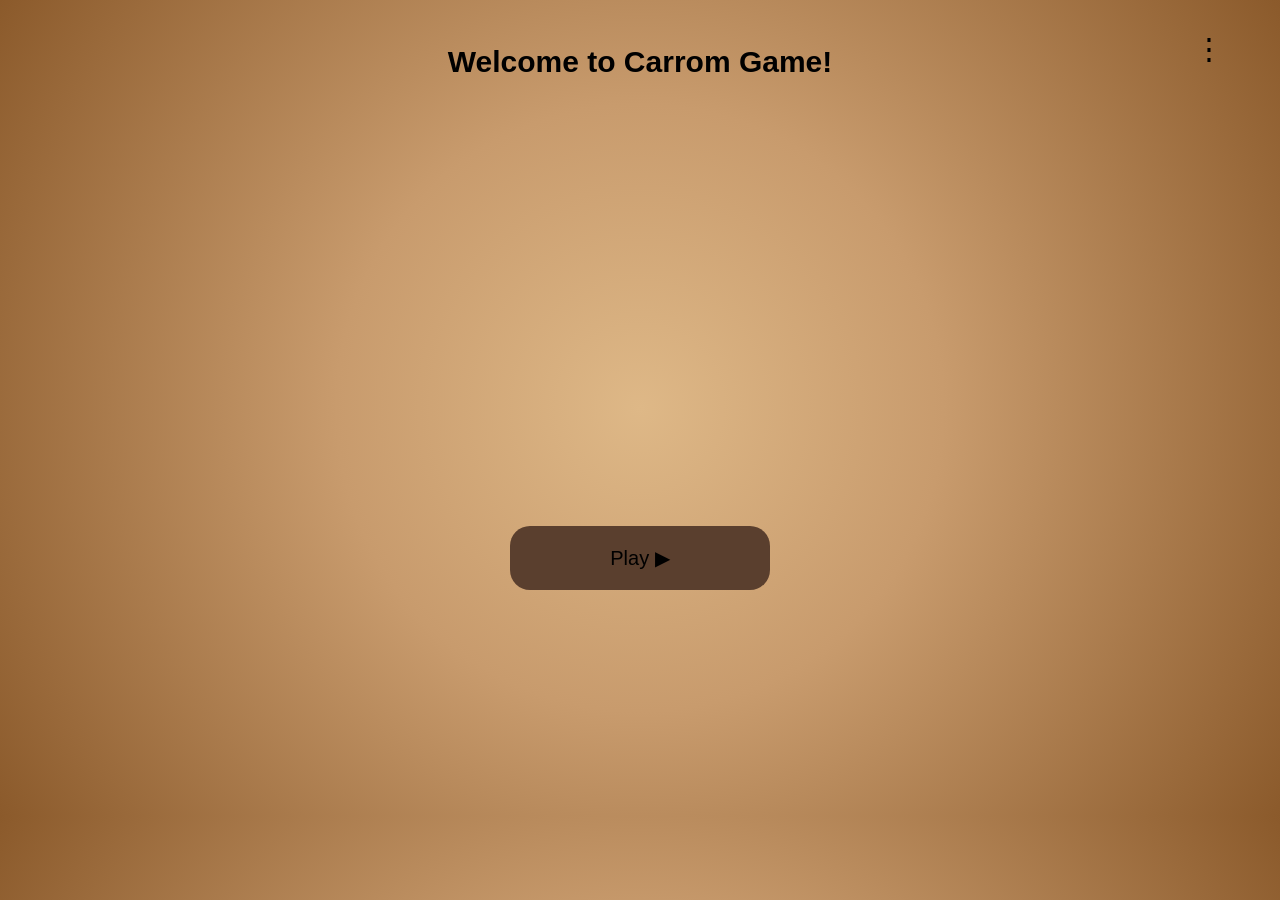
<file: frontend/index.html>
<!DOCTYPE html>
<html>
    <head>
        <title>
            Home Page
        </title> 
        <link rel="stylesheet" href="css/index.css">   
    </head>
    <body class="index_body">
        <div class="title">
        <h2>
            Welcome to Carrom Game!
        </h2>
        </div>
            <button  id="playbutton"> Play ▶</button>
            <button class="moreoption"> ⋮ </button>
            <div class="more" style="display: none">
                <button class="profile">Profile</button>
                <button class="scoreboard">Scoreboard</button>
                <button class="setting"> Settings</button>
            </div>
        <script src="js/index.js">
        </script>
    </body>
</html>
</file>
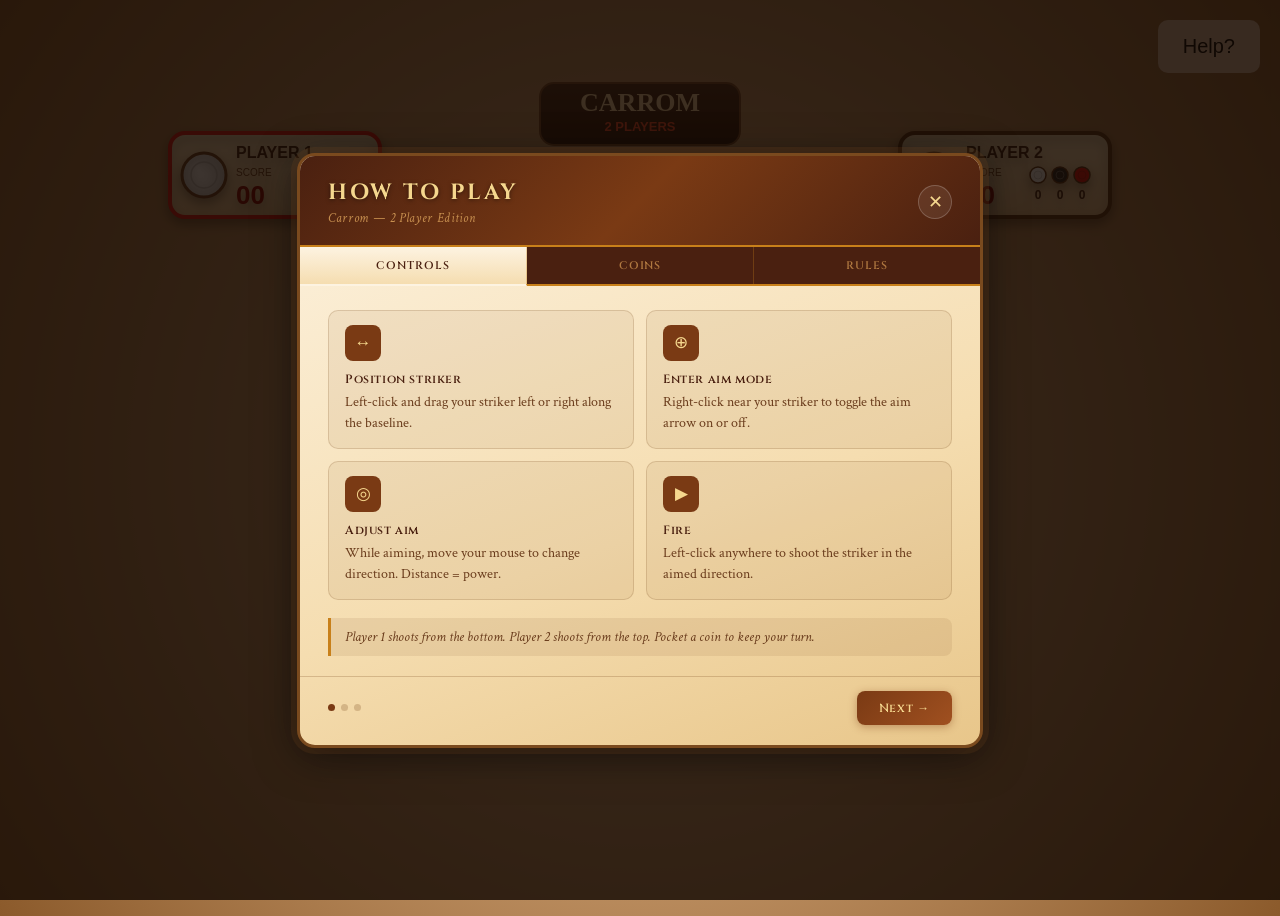
<file: frontend/game.html>
<!doctype html>
<html lang="en">
  <head>
    <meta charset="UTF-8" />
    <meta name="viewport" content="width=device-width, initial-scale=1.0" />
    <title>CarromGame</title>
    <link rel="stylesheet" href="css/game.css" />
  </head>
  <body class="game_body">
    <canvas id="board" width="1400" height="850"></canvas>
    <button id="help">Help?</button>
  </body>
  <script src="js/game.js"></script>
  <script src="js/tutorial.js"></script>
</html>
</file>
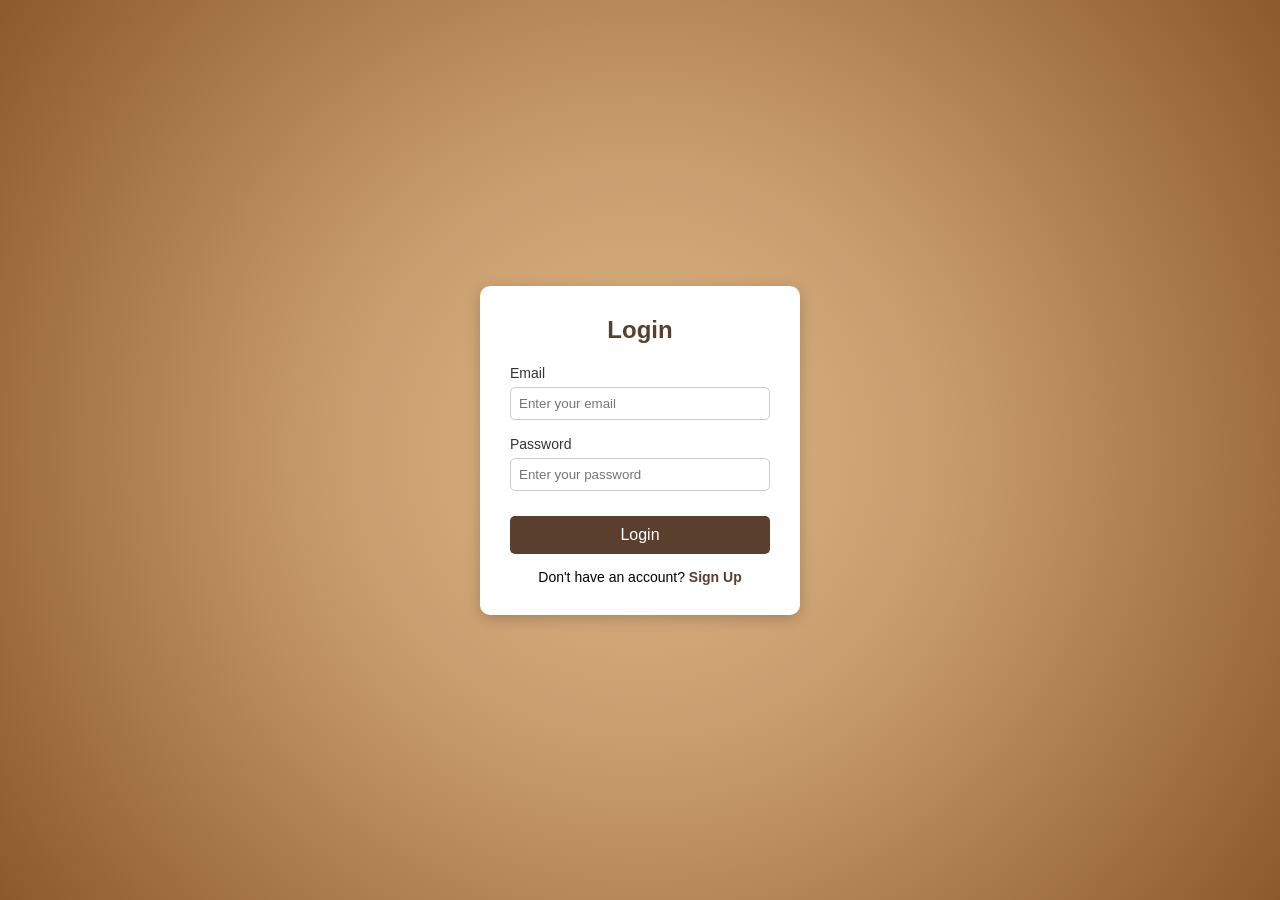
<file: frontend/login.html>
<!DOCTYPE html>
<html lang="en">
<head>
  <meta charset="UTF-8">
  <title>Login</title>
  <link rel="stylesheet" href="css/login.css">
</head>
<body class="login_body">

  <div class="login-container">
    <h2> Login</h2>

    <form onsubmit="redirectToHome(event)">
      <div class="input-group">
        <label>Email</label>
        <input type="email" required placeholder="Enter your email">
      </div>

      <div class="input-group">
        <label>Password</label>
        <input type="password" required placeholder="Enter your password">
      </div>

      <button type="submit" class="login-btn">Login</button>
    </form>

    <div class="signup-link">
      Don't have an account? 
      <a href="register.html">Sign Up</a>
    </div>
  </div>
  <script src="js/login.js"></script>
</body>

</html>
</file>
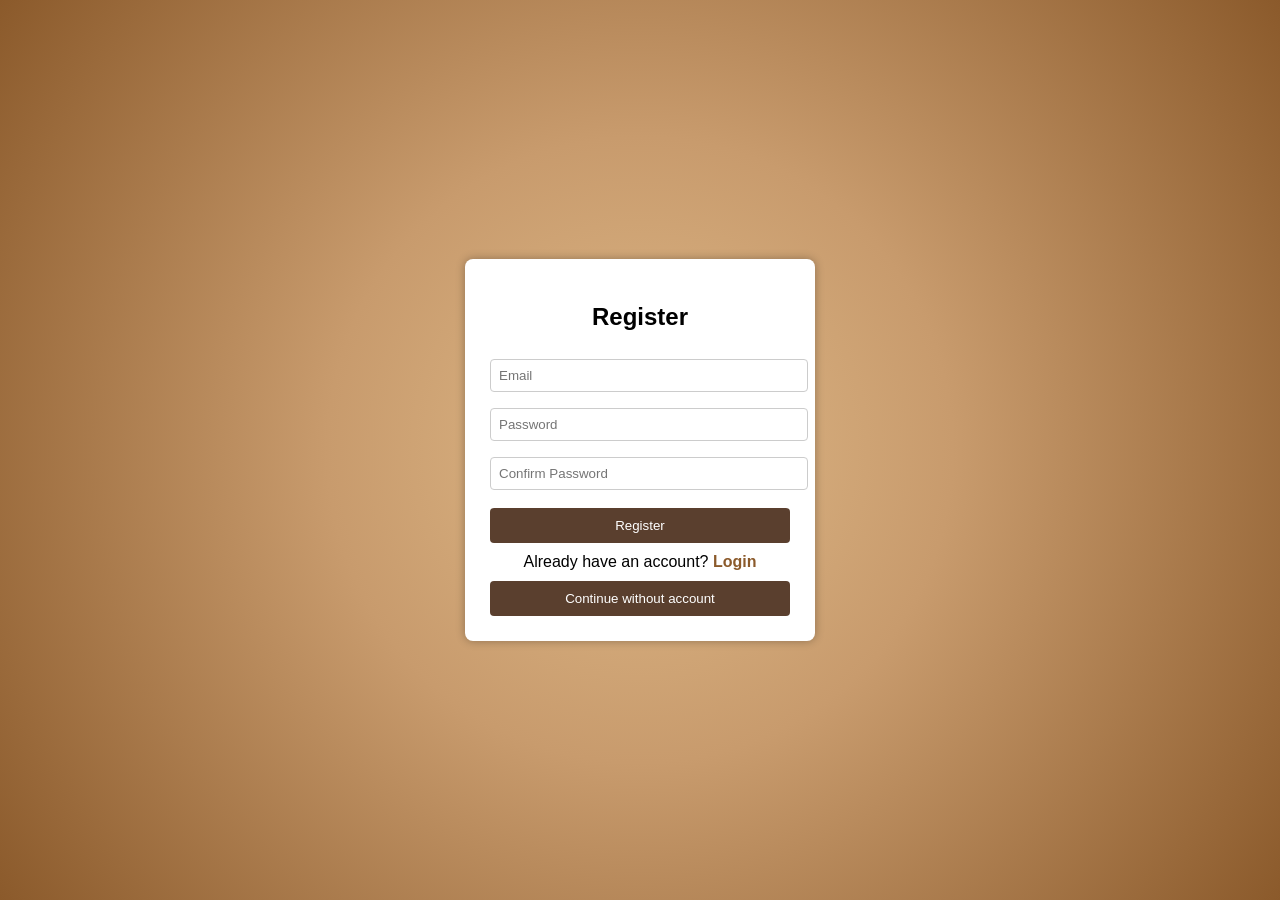
<file: frontend/register.html>
<!DOCTYPE html>
<html>
<head>
    <title>Register</title>
    <link rel="stylesheet" href="css/register.css">
</head>
<body class="register_body">
<div class="register-box">
<h2>Register</h2>
<form action="index.html">
    <input type="email" placeholder="Email" required>
    <input type="password" placeholder="Password" required>
    <input type="password" placeholder="Confirm Password" required>
    <button type="submit">Register</button>
</form>
<div class="login-link">
    Already have an account? 
    <a href="login.html">Login</a>
</div>
<form action="index.html">
    <button class="guest-btn">Continue without account</button>
</form>
</div>
</body>
</html>
</file>
<file: frontend/css/index.css>
.index_body {
    background:radial-gradient(circle at center, #deb887 0%, #c89b6d 40%, #8b5a2b 100%);
    display: flex;
    flex-direction: column;
    justify-content: center;
    font-family:Arial;
    align-items: center;
    height: 800px ;
}
.title {
    position:absolute;
    font-size: 20px;
    top:20px;
}
#playbutton {
    padding:20px 100px;
    border:none;
    border-radius: 20px;
    font-size: 20px;
    background-color: #5a3f2e;
    margin-top: 300px;
    position: absolute;
}
#playbutton:hover {
    transform: scale(1.05);
    background-color: #3e2b20;
}
#playbutton:active {
    transform: scale(0.99);
}
.moreoption {
    position: absolute;
    background-color:transparent;
    top:30px;
    right:50px;
    border:none;      
    font-size: 30px;
}
.moreoption:hover {
    transform: scale(1.2);
}
.moreoption:active {
    transform: scale(0.9);
}
.more {
    position: absolute;
    top: 80px;
    right:30px;
    
}
.setting, .profile, .scoreboard {
    border:none;
    width:200px;
    margin: 10px ;
    border-radius: 12px;
    padding:10px;
    font-size: 20px;
    background-color:#5a3f2e;
    display: block;
    cursor: pointer;
}
.setting:hover, .profile:hover, .scoreboard:hover {
    transform: scale(1.05);
     background-color: #3e2b20;
}
.setting:active, .profile:active, .scoreboard:active {
    transform: scale(0.95);
}
</file>
<file: frontend/css/game.css>
.game_body {
  background: radial-gradient(
    circle at center,
    #deb887 0%,
    #c89b6d 40%,
    #8b5a2b 100%
  );
  font-family: Arial;
  display: flex;
  justify-content: center;
  align-items: center;
  height: 100vh;
}

#help {
  position: absolute;
  top: 20px;
  right: 20px;
  padding: 15px 25px;
  font-size: 20px;
  background-color: #dbbda3;
  border: none;
  border-radius: 10px;
  cursor: pointer;
}

#help:hover {
  transform: scale(1.05);
}

#help:active {
  transform: scale(0.95);
}
</file>
<file: frontend/css/login.css>
* {
    margin: 0;
    padding: 0;
    box-sizing: border-box;
    font-family: Arial, sans-serif;
}

.login_body {
    height: 100vh;
    background: radial-gradient(circle at center, #deb887 0%, #c89b6d 40%, #8b5a2b 100%);
    display: flex;
    justify-content: center;
    align-items: center;
}

.login-container {
    background: #fff;
    padding: 30px;
    width: 320px;
    border-radius: 10px;
    box-shadow: 0 4px 15px rgba(0,0,0,0.2);
    text-align: center;
}

.login-container h2 {
    margin-bottom: 20px;
    color: #5a3f2e;
}

.input-group {
    margin-bottom: 15px;
    text-align: left;
}

.input-group label {
    font-size: 14px;
    color: #333;
}

.input-group input {
    width: 100%;
    padding: 8px;
    margin-top: 5px;
    border-radius: 5px;
    border: 1px solid #ccc;
    outline: none;
}

.input-group input:focus {
    border-color: #c19a6b;
}

.login-btn {
    width: 100%;
    padding: 10px;
    background: #5a3f2e;
    color: #fff;
    border: none;
    border-radius: 5px;
    cursor: pointer;
    margin-top: 10px;
    font-size: 16px;
}

.login-btn:hover {
    background: #3e2b20;
}

.signup-link {
    margin-top: 15px;
    font-size: 14px;
}

.signup-link a {
    color: #5a3f2e;
    text-decoration: none;
    font-weight: bold;
}

.signup-link a:hover {
    text-decoration: underline;
}
</file>
<file: frontend/css/register.css>
.register_body {
    font-family: Arial, sans-serif;
    background: radial-gradient(circle at center, #deb887 0%, #c89b6d 40%, #8b5a2b 100%);
    display: flex;
    justify-content: center;
    align-items: center;
    height: 100vh;
    margin: 0;
}

.register-box {
    background: white;
    padding: 25px;
    width: 300px;
    border-radius: 8px;
    box-shadow: 0 0 10px rgba(0,0,0,0.3);
}

h2 {
    text-align: center;
    margin-bottom: 20px;
}

input {
    width: 100%;
    padding: 8px;
    margin: 8px 0;
    border-radius: 4px;
    border: 1px solid #ccc;
}

.register-box button {
    width: 100%;
    padding: 10px;
    margin-top: 10px;
    background-color: #5a3f2e;
    color: white;
    border: none;
    border-radius: 4px;
    cursor: pointer;
}

.register-box button:hover {
    background-color: #3e2b20;
}

.login-link {
    text-align: center;
    margin-top: 10px;
}

.login-link a {
    text-decoration: none;
    color: #8b5a2b;
    font-weight: bold;
}

.guest-btn {
    background: #ddd;
    color: black;
}

.guest-btn:hover {
    background: #ccc;
}
</file>
